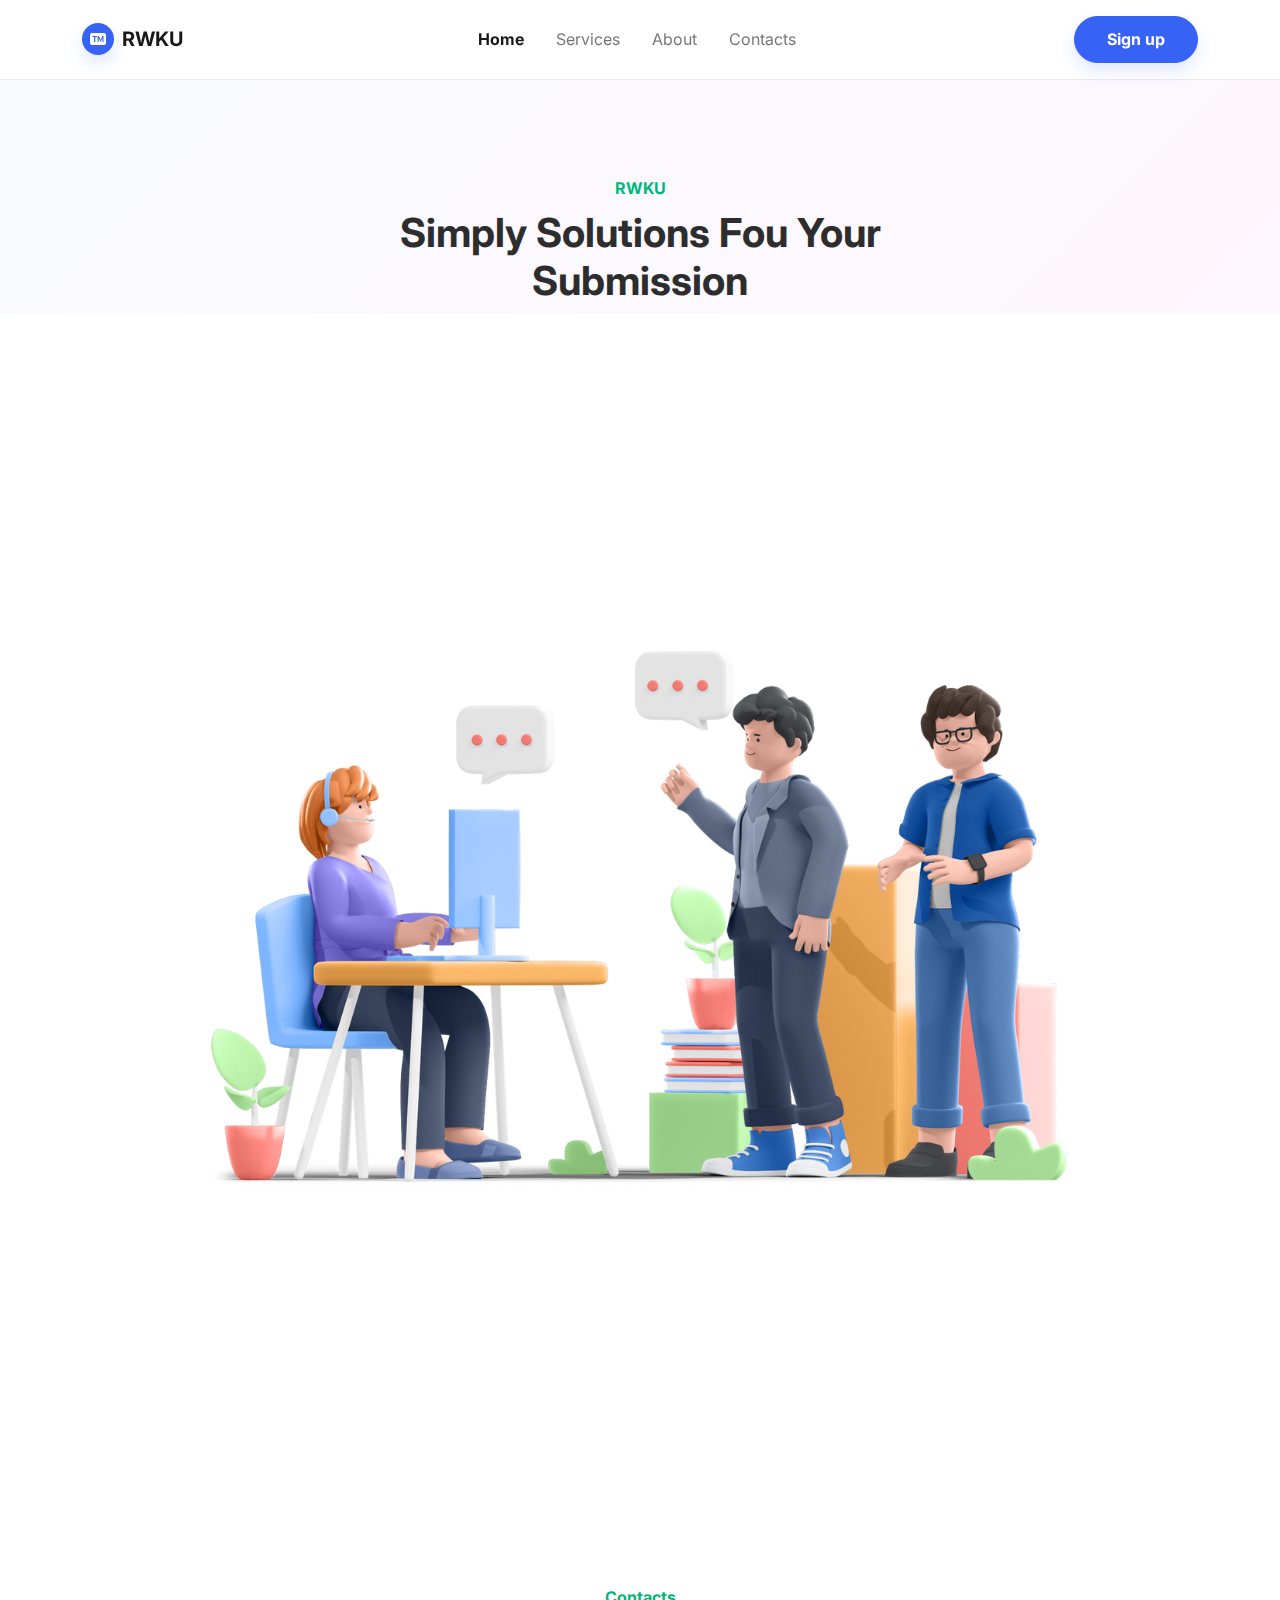
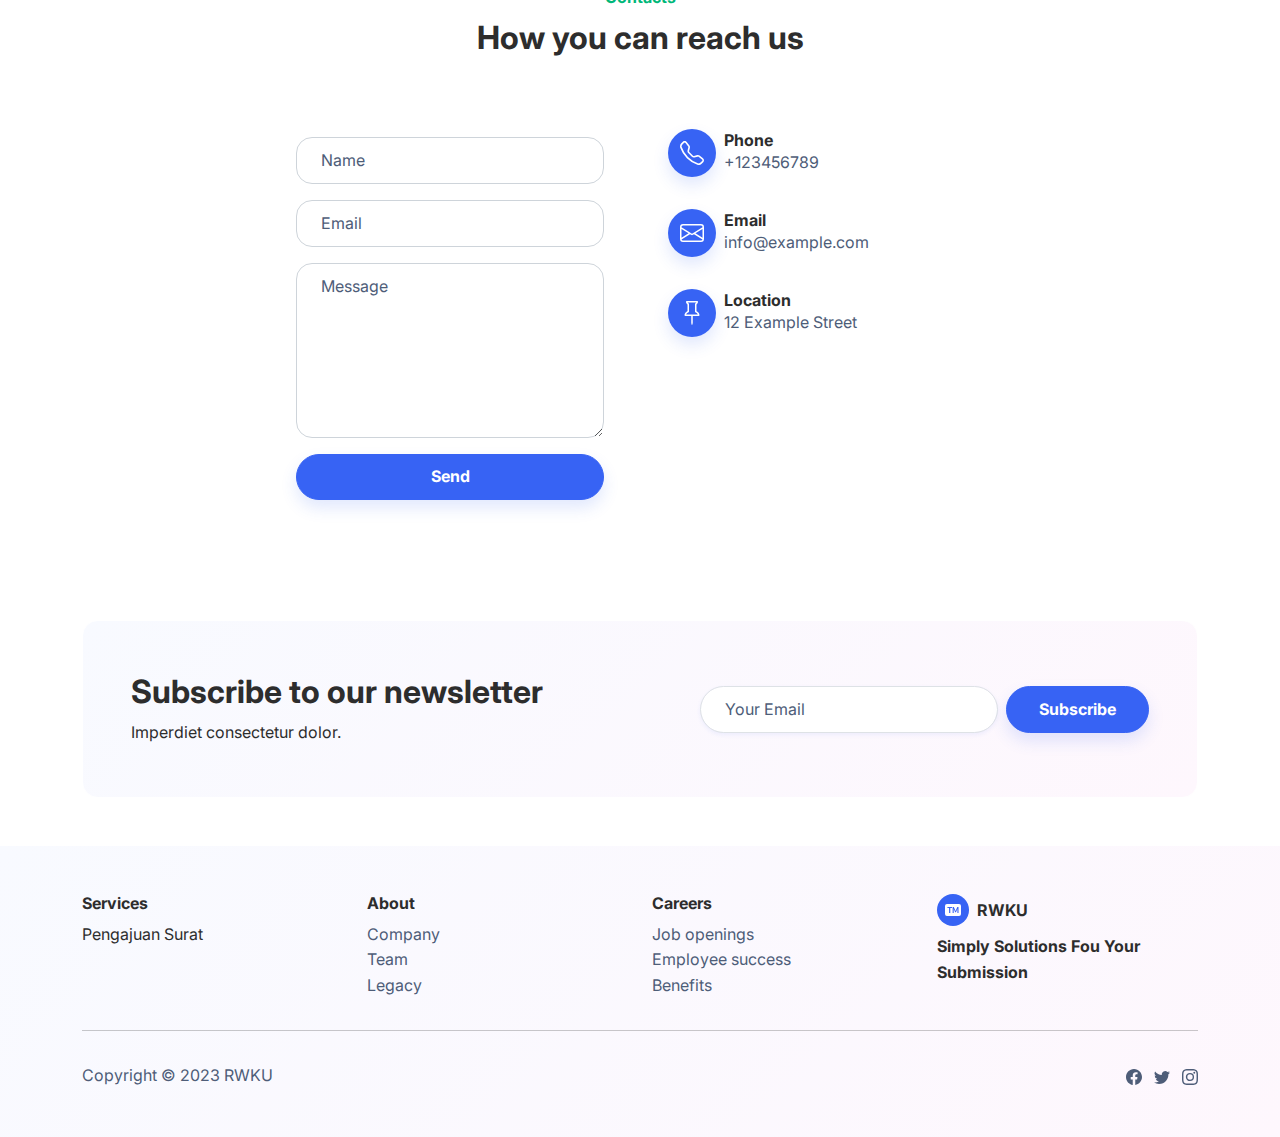
<file: index.html>
<!DOCTYPE html>
<html lang="en">

<head>
    <meta charset="utf-8">
    <meta name="viewport" content="width=device-width, initial-scale=1.0, shrink-to-fit=no">
    <title>Home - RWKU</title>
    <link rel="stylesheet" href="assets/bootstrap/css/bootstrap.min.css">
    <link rel="stylesheet" href="https://fonts.googleapis.com/css?family=Inter:300italic,400italic,600italic,700italic,800italic,400,300,600,700,800&amp;display=swap">
    <link rel="stylesheet" href="assets/css/animate.min.css">
</head>

<body>
    <nav class="navbar navbar-light navbar-expand-md sticky-top navbar-shrink py-3" id="mainNav">
        <div class="container"><a class="navbar-brand d-flex align-items-center" data-bss-hover-animate="pulse" href="/"><span class="bs-icon-sm bs-icon-circle bs-icon-primary shadow d-flex justify-content-center align-items-center me-2 bs-icon"><svg xmlns="http://www.w3.org/2000/svg" width="1em" height="1em" fill="currentColor" viewBox="0 0 16 16" class="bi bi-badge-tm-fill">
                        <path d="M2 2a2 2 0 0 0-2 2v8a2 2 0 0 0 2 2h12a2 2 0 0 0 2-2V4a2 2 0 0 0-2-2H2zm3.295 3.995V11H4.104V5.995h-1.7V5H7v.994H5.295zM8.692 7.01V11H7.633V5.001h1.209l1.71 3.894h.039l1.71-3.894H13.5V11h-1.072V7.01h-.057l-1.42 3.239h-.773L8.75 7.008h-.058z"></path>
                    </svg></span><span>RWKU</span></a><button data-bs-toggle="collapse" class="navbar-toggler" data-bs-target="#navcol-1"><span class="visually-hidden">Toggle navigation</span><span class="navbar-toggler-icon"></span></button>
            <div class="collapse navbar-collapse" id="navcol-1">
                <ul class="navbar-nav mx-auto">
                    <li class="nav-item"><a class="nav-link active" data-bss-hover-animate="pulse" href="index.html">Home</a></li>
                    <li class="nav-item"></li>
                    <li class="nav-item"><a class="nav-link" data-bss-hover-animate="pulse" href="services.html">Services</a></li>
                    <li class="nav-item"><a class="nav-link" data-bss-hover-animate="pulse" href="about.html">About</a></li>
                    <li class="nav-item"><a class="nav-link" data-bss-hover-animate="pulse" href="contacts.html">Contacts</a></li>
                </ul><a class="btn btn-primary shadow" role="button" data-bss-hover-animate="pulse" href="signup.html">Sign up</a>
            </div>
        </div>
    </nav>
    <header class="bg-primary-gradient">
        <div class="container pt-4 pt-xl-5">
            <div class="row pt-5">
                <div class="col-md-8 col-xl-6 text-center text-md-start mx-auto">
                    <div class="text-center">
                        <p class="fw-bold text-success mb-2">RWKU</p>
                        <h1 class="fw-bold">Simply Solutions Fou Your Submission</h1>
                    </div>
                </div>
                <div class="col-12 col-lg-10 mx-auto">
                    <div class="position-relative" style="display: flex;flex-wrap: wrap;justify-content: flex-end;">
                        <div style="position: relative;flex: 0 0 45%;transform: translate3d(-15%, 35%, 0);"></div>
                        <div style="position: relative;flex: 0 0 60%;transform: translate3d(0, 0%, 0);"></div>
                    </div>
                </div>
            </div>
        </div>
    </header>
    <section class="py-5 mt-5 d-flex justify-content-center align-items-center"><img src="assets/img/Desain%20tanpa%20judul%20(6).png"></section>
    <section class="py-5">
        <div class="container">
            <div class="row mb-5">
                <div class="col-md-8 col-xl-6 text-center mx-auto">
                    <p class="fw-bold text-success mb-2">Contacts</p>
                    <h2 class="fw-bold">How you can reach us</h2>
                </div>
            </div>
            <div class="row d-flex justify-content-center">
                <div class="col-md-6 col-xl-4">
                    <div>
                        <form class="p-3 p-xl-4" method="post">
                            <div class="mb-3"><input class="form-control" type="text" id="name-1" name="name" placeholder="Name"></div>
                            <div class="mb-3"><input class="form-control" type="email" id="email-1" name="email" placeholder="Email"></div>
                            <div class="mb-3"><textarea class="form-control" id="message-1" name="message" rows="6" placeholder="Message"></textarea></div>
                            <div><button class="btn btn-primary shadow d-block w-100" type="submit">Send </button></div>
                        </form>
                    </div>
                </div>
                <div class="col-md-4 col-xl-4 d-flex justify-content-center justify-content-xl-start">
                    <div class="d-flex flex-wrap flex-md-column justify-content-md-start align-items-md-start h-100">
                        <div class="d-flex align-items-center p-3">
                            <div class="bs-icon-md bs-icon-circle bs-icon-primary shadow d-flex flex-shrink-0 justify-content-center align-items-center d-inline-block bs-icon bs-icon-md"><svg xmlns="http://www.w3.org/2000/svg" width="1em" height="1em" fill="currentColor" viewBox="0 0 16 16" class="bi bi-telephone">
                                    <path d="M3.654 1.328a.678.678 0 0 0-1.015-.063L1.605 2.3c-.483.484-.661 1.169-.45 1.77a17.568 17.568 0 0 0 4.168 6.608 17.569 17.569 0 0 0 6.608 4.168c.601.211 1.286.033 1.77-.45l1.034-1.034a.678.678 0 0 0-.063-1.015l-2.307-1.794a.678.678 0 0 0-.58-.122l-2.19.547a1.745 1.745 0 0 1-1.657-.459L5.482 8.062a1.745 1.745 0 0 1-.46-1.657l.548-2.19a.678.678 0 0 0-.122-.58L3.654 1.328zM1.884.511a1.745 1.745 0 0 1 2.612.163L6.29 2.98c.329.423.445.974.315 1.494l-.547 2.19a.678.678 0 0 0 .178.643l2.457 2.457a.678.678 0 0 0 .644.178l2.189-.547a1.745 1.745 0 0 1 1.494.315l2.306 1.794c.829.645.905 1.87.163 2.611l-1.034 1.034c-.74.74-1.846 1.065-2.877.702a18.634 18.634 0 0 1-7.01-4.42 18.634 18.634 0 0 1-4.42-7.009c-.362-1.03-.037-2.137.703-2.877L1.885.511z"></path>
                                </svg></div>
                            <div class="px-2">
                                <h6 class="fw-bold mb-0">Phone</h6>
                                <p class="text-muted mb-0">+123456789</p>
                            </div>
                        </div>
                        <div class="d-flex align-items-center p-3">
                            <div class="bs-icon-md bs-icon-circle bs-icon-primary shadow d-flex flex-shrink-0 justify-content-center align-items-center d-inline-block bs-icon bs-icon-md"><svg xmlns="http://www.w3.org/2000/svg" width="1em" height="1em" fill="currentColor" viewBox="0 0 16 16" class="bi bi-envelope">
                                    <path fill-rule="evenodd" d="M0 4a2 2 0 0 1 2-2h12a2 2 0 0 1 2 2v8a2 2 0 0 1-2 2H2a2 2 0 0 1-2-2V4Zm2-1a1 1 0 0 0-1 1v.217l7 4.2 7-4.2V4a1 1 0 0 0-1-1H2Zm13 2.383-4.708 2.825L15 11.105V5.383Zm-.034 6.876-5.64-3.471L8 9.583l-1.326-.795-5.64 3.47A1 1 0 0 0 2 13h12a1 1 0 0 0 .966-.741ZM1 11.105l4.708-2.897L1 5.383v5.722Z"></path>
                                </svg></div>
                            <div class="px-2">
                                <h6 class="fw-bold mb-0">Email</h6>
                                <p class="text-muted mb-0">info@example.com</p>
                            </div>
                        </div>
                        <div class="d-flex align-items-center p-3">
                            <div class="bs-icon-md bs-icon-circle bs-icon-primary shadow d-flex flex-shrink-0 justify-content-center align-items-center d-inline-block bs-icon bs-icon-md"><svg xmlns="http://www.w3.org/2000/svg" width="1em" height="1em" fill="currentColor" viewBox="0 0 16 16" class="bi bi-pin">
                                    <path d="M4.146.146A.5.5 0 0 1 4.5 0h7a.5.5 0 0 1 .5.5c0 .68-.342 1.174-.646 1.479-.126.125-.25.224-.354.298v4.431l.078.048c.203.127.476.314.751.555C12.36 7.775 13 8.527 13 9.5a.5.5 0 0 1-.5.5h-4v4.5c0 .276-.224 1.5-.5 1.5s-.5-1.224-.5-1.5V10h-4a.5.5 0 0 1-.5-.5c0-.973.64-1.725 1.17-2.189A5.921 5.921 0 0 1 5 6.708V2.277a2.77 2.77 0 0 1-.354-.298C4.342 1.674 4 1.179 4 .5a.5.5 0 0 1 .146-.354zm1.58 1.408-.002-.001.002.001zm-.002-.001.002.001A.5.5 0 0 1 6 2v5a.5.5 0 0 1-.276.447h-.002l-.012.007-.054.03a4.922 4.922 0 0 0-.827.58c-.318.278-.585.596-.725.936h7.792c-.14-.34-.407-.658-.725-.936a4.915 4.915 0 0 0-.881-.61l-.012-.006h-.002A.5.5 0 0 1 10 7V2a.5.5 0 0 1 .295-.458 1.775 1.775 0 0 0 .351-.271c.08-.08.155-.17.214-.271H5.14c.06.1.133.191.214.271a1.78 1.78 0 0 0 .37.282z"></path>
                                </svg></div>
                            <div class="px-2">
                                <h6 class="fw-bold mb-0">Location</h6>
                                <p class="text-muted mb-0">12 Example Street</p>
                            </div>
                        </div>
                    </div>
                </div>
            </div>
        </div>
    </section>
    <section class="py-5">
        <div class="container">
            <div class="border rounded border-white d-flex flex-column justify-content-between align-items-center flex-lg-row bg-primary-gradient p-4 p-lg-5">
                <div class="text-center text-lg-start py-3 py-lg-1">
                    <h2 class="fw-bold mb-2">Subscribe to our newsletter</h2>
                    <p class="mb-0">Imperdiet consectetur dolor.</p>
                </div>
                <form class="d-flex justify-content-center flex-wrap flex-lg-nowrap" method="post">
                    <div class="my-2"><input class="border rounded-pill shadow-sm form-control" type="email" name="email" placeholder="Your Email"></div>
                    <div class="my-2"><button class="btn btn-primary shadow ms-2" type="submit">Subscribe </button></div>
                </form>
            </div>
        </div>
    </section>
    <footer class="bg-primary-gradient">
        <div class="container py-4 py-lg-5">
            <div class="row justify-content-center">
                <div class="col-sm-4 col-md-3 text-center text-lg-start d-flex flex-column">
                    <h3 class="fs-6 fw-bold">Services</h3>
                    <ul class="list-unstyled">
                        <li>Pengajuan Surat</li>
                    </ul>
                </div>
                <div class="col-sm-4 col-md-3 text-center text-lg-start d-flex flex-column">
                    <h3 class="fs-6 fw-bold">About</h3>
                    <ul class="list-unstyled">
                        <li><a href="#">Company</a></li>
                        <li><a href="#">Team</a></li>
                        <li><a href="#">Legacy</a></li>
                    </ul>
                </div>
                <div class="col-sm-4 col-md-3 text-center text-lg-start d-flex flex-column">
                    <h3 class="fs-6 fw-bold">Careers</h3>
                    <ul class="list-unstyled">
                        <li><a href="#">Job openings</a></li>
                        <li><a href="#">Employee success</a></li>
                        <li><a href="#">Benefits</a></li>
                    </ul>
                </div>
                <div class="col-lg-3 text-center text-lg-start d-flex flex-column align-items-center order-first align-items-lg-start order-lg-last">
                    <div class="fw-bold d-flex align-items-center mb-2"><span class="bs-icon-sm bs-icon-circle bs-icon-primary d-flex justify-content-center align-items-center bs-icon me-2"><svg xmlns="http://www.w3.org/2000/svg" width="1em" height="1em" fill="currentColor" viewBox="0 0 16 16" class="bi bi-badge-tm-fill">
                                <path d="M2 2a2 2 0 0 0-2 2v8a2 2 0 0 0 2 2h12a2 2 0 0 0 2-2V4a2 2 0 0 0-2-2H2zm3.295 3.995V11H4.104V5.995h-1.7V5H7v.994H5.295zM8.692 7.01V11H7.633V5.001h1.209l1.71 3.894h.039l1.71-3.894H13.5V11h-1.072V7.01h-.057l-1.42 3.239h-.773L8.75 7.008h-.058z"></path>
                            </svg></span><span>RWKU</span></div>
                    <p class="text-muted"><strong><span style="color: rgb(45, 45, 45);">Simply Solutions Fou Your Submission</span></strong></p>
                </div>
            </div>
            <hr>
            <div class="text-muted d-flex justify-content-between align-items-center pt-3">
                <p class="mb-0">Copyright © 2023 RWKU</p>
                <ul class="list-inline mb-0">
                    <li class="list-inline-item"><svg xmlns="http://www.w3.org/2000/svg" width="1em" height="1em" fill="currentColor" viewBox="0 0 16 16" class="bi bi-facebook">
                            <path d="M16 8.049c0-4.446-3.582-8.05-8-8.05C3.58 0-.002 3.603-.002 8.05c0 4.017 2.926 7.347 6.75 7.951v-5.625h-2.03V8.05H6.75V6.275c0-2.017 1.195-3.131 3.022-3.131.876 0 1.791.157 1.791.157v1.98h-1.009c-.993 0-1.303.621-1.303 1.258v1.51h2.218l-.354 2.326H9.25V16c3.824-.604 6.75-3.934 6.75-7.951z"></path>
                        </svg></li>
                    <li class="list-inline-item"><svg xmlns="http://www.w3.org/2000/svg" width="1em" height="1em" fill="currentColor" viewBox="0 0 16 16" class="bi bi-twitter">
                            <path d="M5.026 15c6.038 0 9.341-5.003 9.341-9.334 0-.14 0-.282-.006-.422A6.685 6.685 0 0 0 16 3.542a6.658 6.658 0 0 1-1.889.518 3.301 3.301 0 0 0 1.447-1.817 6.533 6.533 0 0 1-2.087.793A3.286 3.286 0 0 0 7.875 6.03a9.325 9.325 0 0 1-6.767-3.429 3.289 3.289 0 0 0 1.018 4.382A3.323 3.323 0 0 1 .64 6.575v.045a3.288 3.288 0 0 0 2.632 3.218 3.203 3.203 0 0 1-.865.115 3.23 3.23 0 0 1-.614-.057 3.283 3.283 0 0 0 3.067 2.277A6.588 6.588 0 0 1 .78 13.58a6.32 6.32 0 0 1-.78-.045A9.344 9.344 0 0 0 5.026 15z"></path>
                        </svg></li>
                    <li class="list-inline-item"><svg xmlns="http://www.w3.org/2000/svg" width="1em" height="1em" fill="currentColor" viewBox="0 0 16 16" class="bi bi-instagram">
                            <path d="M8 0C5.829 0 5.556.01 4.703.048 3.85.088 3.269.222 2.76.42a3.917 3.917 0 0 0-1.417.923A3.927 3.927 0 0 0 .42 2.76C.222 3.268.087 3.85.048 4.7.01 5.555 0 5.827 0 8.001c0 2.172.01 2.444.048 3.297.04.852.174 1.433.372 1.942.205.526.478.972.923 1.417.444.445.89.719 1.416.923.51.198 1.09.333 1.942.372C5.555 15.99 5.827 16 8 16s2.444-.01 3.298-.048c.851-.04 1.434-.174 1.943-.372a3.916 3.916 0 0 0 1.416-.923c.445-.445.718-.891.923-1.417.197-.509.332-1.09.372-1.942C15.99 10.445 16 10.173 16 8s-.01-2.445-.048-3.299c-.04-.851-.175-1.433-.372-1.941a3.926 3.926 0 0 0-.923-1.417A3.911 3.911 0 0 0 13.24.42c-.51-.198-1.092-.333-1.943-.372C10.443.01 10.172 0 7.998 0h.003zm-.717 1.442h.718c2.136 0 2.389.007 3.232.046.78.035 1.204.166 1.486.275.373.145.64.319.92.599.28.28.453.546.598.92.11.281.24.705.275 1.485.039.843.047 1.096.047 3.231s-.008 2.389-.047 3.232c-.035.78-.166 1.203-.275 1.485a2.47 2.47 0 0 1-.599.919c-.28.28-.546.453-.92.598-.28.11-.704.24-1.485.276-.843.038-1.096.047-3.232.047s-2.39-.009-3.233-.047c-.78-.036-1.203-.166-1.485-.276a2.478 2.478 0 0 1-.92-.598 2.48 2.48 0 0 1-.6-.92c-.109-.281-.24-.705-.275-1.485-.038-.843-.046-1.096-.046-3.233 0-2.136.008-2.388.046-3.231.036-.78.166-1.204.276-1.486.145-.373.319-.64.599-.92.28-.28.546-.453.92-.598.282-.11.705-.24 1.485-.276.738-.034 1.024-.044 2.515-.045v.002zm4.988 1.328a.96.96 0 1 0 0 1.92.96.96 0 0 0 0-1.92zm-4.27 1.122a4.109 4.109 0 1 0 0 8.217 4.109 4.109 0 0 0 0-8.217zm0 1.441a2.667 2.667 0 1 1 0 5.334 2.667 2.667 0 0 1 0-5.334z"></path>
                        </svg></li>
                </ul>
            </div>
        </div>
    </footer>
    <script src="assets/bootstrap/js/bootstrap.min.js"></script>
    <script src="assets/js/bs-init.js"></script>
    <script src="assets/js/bold-and-bright.js"></script>
</body>

</html>
</file>
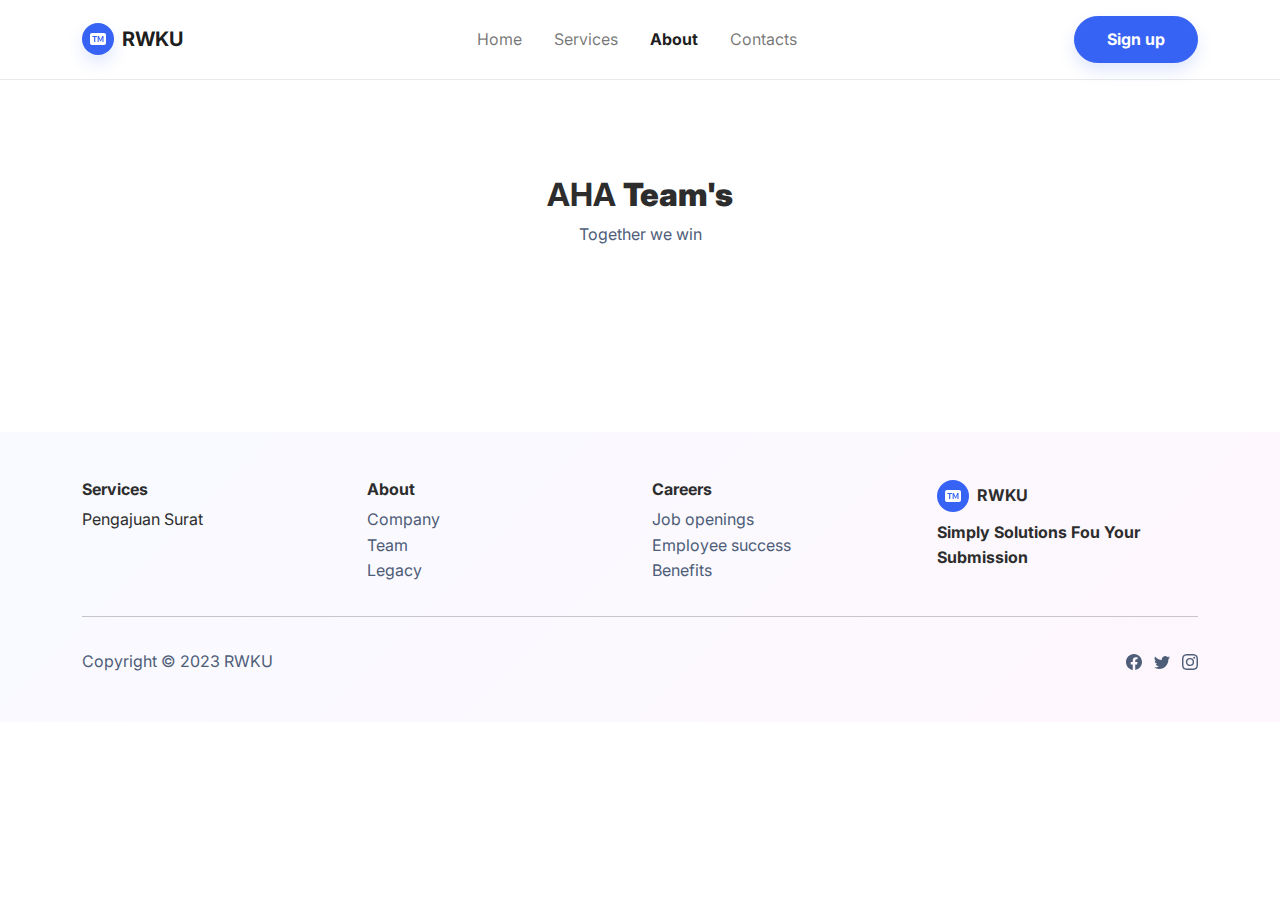
<file: about.html>
<!DOCTYPE html>
<html lang="en">

<head>
    <meta charset="utf-8">
    <meta name="viewport" content="width=device-width, initial-scale=1.0, shrink-to-fit=no">
    <title>Pricing - RWKU</title>
    <link rel="stylesheet" href="assets/bootstrap/css/bootstrap.min.css">
    <link rel="stylesheet" href="https://fonts.googleapis.com/css?family=Inter:300italic,400italic,600italic,700italic,800italic,400,300,600,700,800&amp;display=swap">
    <link rel="stylesheet" href="assets/css/animate.min.css">
</head>

<body>
    <nav class="navbar navbar-light navbar-expand-md sticky-top navbar-shrink py-3" id="mainNav">
        <div class="container"><a class="navbar-brand d-flex align-items-center" data-bss-hover-animate="pulse" href="/"><span class="bs-icon-sm bs-icon-circle bs-icon-primary shadow d-flex justify-content-center align-items-center me-2 bs-icon"><svg xmlns="http://www.w3.org/2000/svg" width="1em" height="1em" fill="currentColor" viewBox="0 0 16 16" class="bi bi-badge-tm-fill">
                        <path d="M2 2a2 2 0 0 0-2 2v8a2 2 0 0 0 2 2h12a2 2 0 0 0 2-2V4a2 2 0 0 0-2-2H2zm3.295 3.995V11H4.104V5.995h-1.7V5H7v.994H5.295zM8.692 7.01V11H7.633V5.001h1.209l1.71 3.894h.039l1.71-3.894H13.5V11h-1.072V7.01h-.057l-1.42 3.239h-.773L8.75 7.008h-.058z"></path>
                    </svg></span><span>RWKU</span></a><button data-bs-toggle="collapse" class="navbar-toggler" data-bs-target="#navcol-1"><span class="visually-hidden">Toggle navigation</span><span class="navbar-toggler-icon"></span></button>
            <div class="collapse navbar-collapse" id="navcol-1">
                <ul class="navbar-nav mx-auto">
                    <li class="nav-item"><a class="nav-link" data-bss-hover-animate="pulse" href="index.html">Home</a></li>
                    <li class="nav-item"></li>
                    <li class="nav-item"><a class="nav-link" data-bss-hover-animate="pulse" href="services.html">Services</a></li>
                    <li class="nav-item"><a class="nav-link active" data-bss-hover-animate="pulse" href="about.html">About</a></li>
                    <li class="nav-item"><a class="nav-link" data-bss-hover-animate="pulse" href="contacts.html">Contacts</a></li>
                </ul><a class="btn btn-primary shadow" role="button" data-bss-hover-animate="pulse" href="signup.html">Sign up</a>
            </div>
        </div>
    </nav>
    <section class="py-5">
        <div class="container py-5">
            <div class="row mb-5">
                <div class="col-md-8 col-xl-6 text-center mx-auto">
                    <h2 class="fw-bold">AHA&nbsp;<strong>Team's</strong></h2>
                    <p class="text-muted">Together we win</p>
                </div>
            </div>
            <div class="row g-0 row-cols-1 row-cols-md-2 row-cols-xl-3 d-flex align-items-md-center align-items-xl-center">
                <div class="col offset-xl-2 mb-4">
                    <div class="card bg-light border-light"></div>
                </div>
                <div class="col mb-4">
                    <div class="card text-white bg-primary"></div>
                </div>
            </div>
        </div>
    </section>
    <footer class="bg-primary-gradient">
        <div class="container py-4 py-lg-5">
            <div class="row justify-content-center">
                <div class="col-sm-4 col-md-3 text-center text-lg-start d-flex flex-column">
                    <h3 class="fs-6 fw-bold">Services</h3>
                    <ul class="list-unstyled">
                        <li>Pengajuan Surat</li>
                    </ul>
                </div>
                <div class="col-sm-4 col-md-3 text-center text-lg-start d-flex flex-column">
                    <h3 class="fs-6 fw-bold">About</h3>
                    <ul class="list-unstyled">
                        <li><a href="#">Company</a></li>
                        <li><a href="#">Team</a></li>
                        <li><a href="#">Legacy</a></li>
                    </ul>
                </div>
                <div class="col-sm-4 col-md-3 text-center text-lg-start d-flex flex-column">
                    <h3 class="fs-6 fw-bold">Careers</h3>
                    <ul class="list-unstyled">
                        <li><a href="#">Job openings</a></li>
                        <li><a href="#">Employee success</a></li>
                        <li><a href="#">Benefits</a></li>
                    </ul>
                </div>
                <div class="col-lg-3 text-center text-lg-start d-flex flex-column align-items-center order-first align-items-lg-start order-lg-last">
                    <div class="fw-bold d-flex align-items-center mb-2"><span class="bs-icon-sm bs-icon-circle bs-icon-primary d-flex justify-content-center align-items-center bs-icon me-2"><svg xmlns="http://www.w3.org/2000/svg" width="1em" height="1em" fill="currentColor" viewBox="0 0 16 16" class="bi bi-badge-tm-fill">
                                <path d="M2 2a2 2 0 0 0-2 2v8a2 2 0 0 0 2 2h12a2 2 0 0 0 2-2V4a2 2 0 0 0-2-2H2zm3.295 3.995V11H4.104V5.995h-1.7V5H7v.994H5.295zM8.692 7.01V11H7.633V5.001h1.209l1.71 3.894h.039l1.71-3.894H13.5V11h-1.072V7.01h-.057l-1.42 3.239h-.773L8.75 7.008h-.058z"></path>
                            </svg></span><span>RWKU</span></div>
                    <p class="text-muted"><strong><span style="color: rgb(45, 45, 45);">Simply Solutions Fou Your Submission</span></strong></p>
                </div>
            </div>
            <hr>
            <div class="text-muted d-flex justify-content-between align-items-center pt-3">
                <p class="mb-0">Copyright © 2023 RWKU</p>
                <ul class="list-inline mb-0">
                    <li class="list-inline-item"><svg xmlns="http://www.w3.org/2000/svg" width="1em" height="1em" fill="currentColor" viewBox="0 0 16 16" class="bi bi-facebook">
                            <path d="M16 8.049c0-4.446-3.582-8.05-8-8.05C3.58 0-.002 3.603-.002 8.05c0 4.017 2.926 7.347 6.75 7.951v-5.625h-2.03V8.05H6.75V6.275c0-2.017 1.195-3.131 3.022-3.131.876 0 1.791.157 1.791.157v1.98h-1.009c-.993 0-1.303.621-1.303 1.258v1.51h2.218l-.354 2.326H9.25V16c3.824-.604 6.75-3.934 6.75-7.951z"></path>
                        </svg></li>
                    <li class="list-inline-item"><svg xmlns="http://www.w3.org/2000/svg" width="1em" height="1em" fill="currentColor" viewBox="0 0 16 16" class="bi bi-twitter">
                            <path d="M5.026 15c6.038 0 9.341-5.003 9.341-9.334 0-.14 0-.282-.006-.422A6.685 6.685 0 0 0 16 3.542a6.658 6.658 0 0 1-1.889.518 3.301 3.301 0 0 0 1.447-1.817 6.533 6.533 0 0 1-2.087.793A3.286 3.286 0 0 0 7.875 6.03a9.325 9.325 0 0 1-6.767-3.429 3.289 3.289 0 0 0 1.018 4.382A3.323 3.323 0 0 1 .64 6.575v.045a3.288 3.288 0 0 0 2.632 3.218 3.203 3.203 0 0 1-.865.115 3.23 3.23 0 0 1-.614-.057 3.283 3.283 0 0 0 3.067 2.277A6.588 6.588 0 0 1 .78 13.58a6.32 6.32 0 0 1-.78-.045A9.344 9.344 0 0 0 5.026 15z"></path>
                        </svg></li>
                    <li class="list-inline-item"><svg xmlns="http://www.w3.org/2000/svg" width="1em" height="1em" fill="currentColor" viewBox="0 0 16 16" class="bi bi-instagram">
                            <path d="M8 0C5.829 0 5.556.01 4.703.048 3.85.088 3.269.222 2.76.42a3.917 3.917 0 0 0-1.417.923A3.927 3.927 0 0 0 .42 2.76C.222 3.268.087 3.85.048 4.7.01 5.555 0 5.827 0 8.001c0 2.172.01 2.444.048 3.297.04.852.174 1.433.372 1.942.205.526.478.972.923 1.417.444.445.89.719 1.416.923.51.198 1.09.333 1.942.372C5.555 15.99 5.827 16 8 16s2.444-.01 3.298-.048c.851-.04 1.434-.174 1.943-.372a3.916 3.916 0 0 0 1.416-.923c.445-.445.718-.891.923-1.417.197-.509.332-1.09.372-1.942C15.99 10.445 16 10.173 16 8s-.01-2.445-.048-3.299c-.04-.851-.175-1.433-.372-1.941a3.926 3.926 0 0 0-.923-1.417A3.911 3.911 0 0 0 13.24.42c-.51-.198-1.092-.333-1.943-.372C10.443.01 10.172 0 7.998 0h.003zm-.717 1.442h.718c2.136 0 2.389.007 3.232.046.78.035 1.204.166 1.486.275.373.145.64.319.92.599.28.28.453.546.598.92.11.281.24.705.275 1.485.039.843.047 1.096.047 3.231s-.008 2.389-.047 3.232c-.035.78-.166 1.203-.275 1.485a2.47 2.47 0 0 1-.599.919c-.28.28-.546.453-.92.598-.28.11-.704.24-1.485.276-.843.038-1.096.047-3.232.047s-2.39-.009-3.233-.047c-.78-.036-1.203-.166-1.485-.276a2.478 2.478 0 0 1-.92-.598 2.48 2.48 0 0 1-.6-.92c-.109-.281-.24-.705-.275-1.485-.038-.843-.046-1.096-.046-3.233 0-2.136.008-2.388.046-3.231.036-.78.166-1.204.276-1.486.145-.373.319-.64.599-.92.28-.28.546-.453.92-.598.282-.11.705-.24 1.485-.276.738-.034 1.024-.044 2.515-.045v.002zm4.988 1.328a.96.96 0 1 0 0 1.92.96.96 0 0 0 0-1.92zm-4.27 1.122a4.109 4.109 0 1 0 0 8.217 4.109 4.109 0 0 0 0-8.217zm0 1.441a2.667 2.667 0 1 1 0 5.334 2.667 2.667 0 0 1 0-5.334z"></path>
                        </svg></li>
                </ul>
            </div>
        </div>
    </footer>
    <script src="assets/bootstrap/js/bootstrap.min.js"></script>
    <script src="assets/js/bs-init.js"></script>
    <script src="assets/js/bold-and-bright.js"></script>
</body>

</html>
</file>
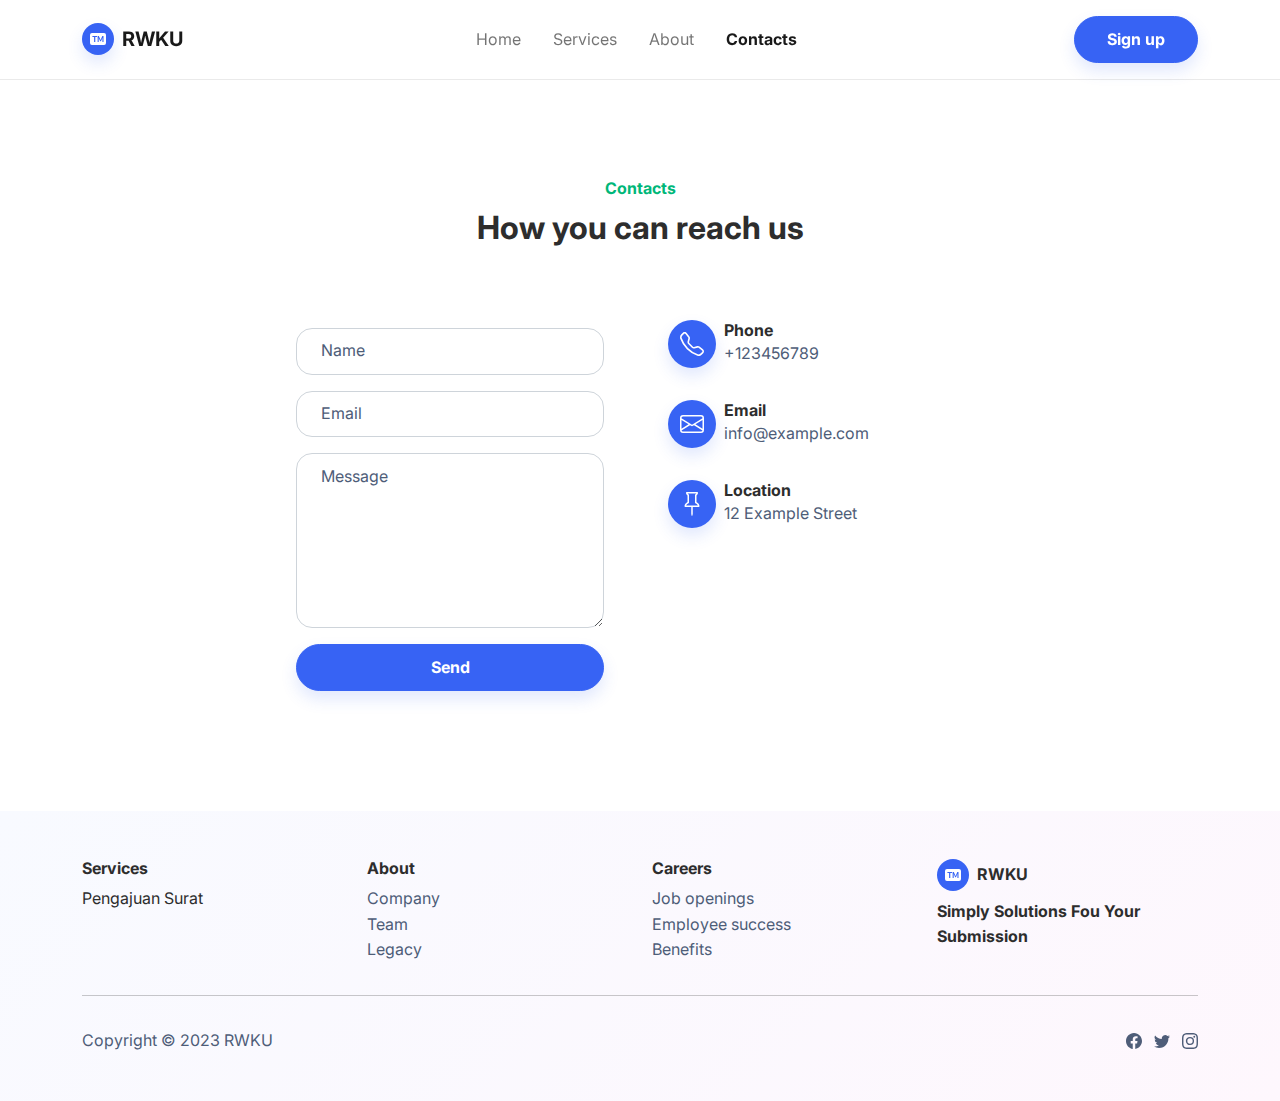
<file: contacts.html>
<!DOCTYPE html>
<html lang="en">

<head>
    <meta charset="utf-8">
    <meta name="viewport" content="width=device-width, initial-scale=1.0, shrink-to-fit=no">
    <title>Contacts - RWKU</title>
    <link rel="stylesheet" href="assets/bootstrap/css/bootstrap.min.css">
    <link rel="stylesheet" href="https://fonts.googleapis.com/css?family=Inter:300italic,400italic,600italic,700italic,800italic,400,300,600,700,800&amp;display=swap">
    <link rel="stylesheet" href="assets/css/animate.min.css">
</head>

<body>
    <nav class="navbar navbar-light navbar-expand-md sticky-top navbar-shrink py-3" id="mainNav">
        <div class="container"><a class="navbar-brand d-flex align-items-center" data-bss-hover-animate="pulse" href="/"><span class="bs-icon-sm bs-icon-circle bs-icon-primary shadow d-flex justify-content-center align-items-center me-2 bs-icon"><svg xmlns="http://www.w3.org/2000/svg" width="1em" height="1em" fill="currentColor" viewBox="0 0 16 16" class="bi bi-badge-tm-fill">
                        <path d="M2 2a2 2 0 0 0-2 2v8a2 2 0 0 0 2 2h12a2 2 0 0 0 2-2V4a2 2 0 0 0-2-2H2zm3.295 3.995V11H4.104V5.995h-1.7V5H7v.994H5.295zM8.692 7.01V11H7.633V5.001h1.209l1.71 3.894h.039l1.71-3.894H13.5V11h-1.072V7.01h-.057l-1.42 3.239h-.773L8.75 7.008h-.058z"></path>
                    </svg></span><span>RWKU</span></a><button data-bs-toggle="collapse" class="navbar-toggler" data-bs-target="#navcol-1"><span class="visually-hidden">Toggle navigation</span><span class="navbar-toggler-icon"></span></button>
            <div class="collapse navbar-collapse" id="navcol-1">
                <ul class="navbar-nav mx-auto">
                    <li class="nav-item"><a class="nav-link" data-bss-hover-animate="pulse" href="index.html">Home</a></li>
                    <li class="nav-item"></li>
                    <li class="nav-item"><a class="nav-link" data-bss-hover-animate="pulse" href="services.html">Services</a></li>
                    <li class="nav-item"><a class="nav-link" data-bss-hover-animate="pulse" href="about.html">About</a></li>
                    <li class="nav-item"><a class="nav-link active" data-bss-hover-animate="pulse" href="contacts.html">Contacts</a></li>
                </ul><a class="btn btn-primary shadow" role="button" data-bss-hover-animate="pulse" href="signup.html">Sign up</a>
            </div>
        </div>
    </nav>
    <section class="py-5">
        <div class="container py-5">
            <div class="row mb-5">
                <div class="col-md-8 col-xl-6 text-center mx-auto">
                    <p class="fw-bold text-success mb-2">Contacts</p>
                    <h2 class="fw-bold">How you can reach us</h2>
                </div>
            </div>
            <div class="row d-flex justify-content-center">
                <div class="col-md-6 col-xl-4">
                    <div>
                        <form class="p-3 p-xl-4" method="post">
                            <div class="mb-3"><input class="form-control" type="text" id="name-1" name="name" placeholder="Name"></div>
                            <div class="mb-3"><input class="form-control" type="email" id="email-1" name="email" placeholder="Email"></div>
                            <div class="mb-3"><textarea class="form-control" id="message-1" name="message" rows="6" placeholder="Message"></textarea></div>
                            <div><button class="btn btn-primary shadow d-block w-100" type="submit">Send </button></div>
                        </form>
                    </div>
                </div>
                <div class="col-md-4 col-xl-4 d-flex justify-content-center justify-content-xl-start">
                    <div class="d-flex flex-wrap flex-md-column justify-content-md-start align-items-md-start h-100">
                        <div class="d-flex align-items-center p-3">
                            <div class="bs-icon-md bs-icon-circle bs-icon-primary shadow d-flex flex-shrink-0 justify-content-center align-items-center d-inline-block bs-icon bs-icon-md"><svg xmlns="http://www.w3.org/2000/svg" width="1em" height="1em" fill="currentColor" viewBox="0 0 16 16" class="bi bi-telephone">
                                    <path d="M3.654 1.328a.678.678 0 0 0-1.015-.063L1.605 2.3c-.483.484-.661 1.169-.45 1.77a17.568 17.568 0 0 0 4.168 6.608 17.569 17.569 0 0 0 6.608 4.168c.601.211 1.286.033 1.77-.45l1.034-1.034a.678.678 0 0 0-.063-1.015l-2.307-1.794a.678.678 0 0 0-.58-.122l-2.19.547a1.745 1.745 0 0 1-1.657-.459L5.482 8.062a1.745 1.745 0 0 1-.46-1.657l.548-2.19a.678.678 0 0 0-.122-.58L3.654 1.328zM1.884.511a1.745 1.745 0 0 1 2.612.163L6.29 2.98c.329.423.445.974.315 1.494l-.547 2.19a.678.678 0 0 0 .178.643l2.457 2.457a.678.678 0 0 0 .644.178l2.189-.547a1.745 1.745 0 0 1 1.494.315l2.306 1.794c.829.645.905 1.87.163 2.611l-1.034 1.034c-.74.74-1.846 1.065-2.877.702a18.634 18.634 0 0 1-7.01-4.42 18.634 18.634 0 0 1-4.42-7.009c-.362-1.03-.037-2.137.703-2.877L1.885.511z"></path>
                                </svg></div>
                            <div class="px-2">
                                <h6 class="fw-bold mb-0">Phone</h6>
                                <p class="text-muted mb-0">+123456789</p>
                            </div>
                        </div>
                        <div class="d-flex align-items-center p-3">
                            <div class="bs-icon-md bs-icon-circle bs-icon-primary shadow d-flex flex-shrink-0 justify-content-center align-items-center d-inline-block bs-icon bs-icon-md"><svg xmlns="http://www.w3.org/2000/svg" width="1em" height="1em" fill="currentColor" viewBox="0 0 16 16" class="bi bi-envelope">
                                    <path fill-rule="evenodd" d="M0 4a2 2 0 0 1 2-2h12a2 2 0 0 1 2 2v8a2 2 0 0 1-2 2H2a2 2 0 0 1-2-2V4Zm2-1a1 1 0 0 0-1 1v.217l7 4.2 7-4.2V4a1 1 0 0 0-1-1H2Zm13 2.383-4.708 2.825L15 11.105V5.383Zm-.034 6.876-5.64-3.471L8 9.583l-1.326-.795-5.64 3.47A1 1 0 0 0 2 13h12a1 1 0 0 0 .966-.741ZM1 11.105l4.708-2.897L1 5.383v5.722Z"></path>
                                </svg></div>
                            <div class="px-2">
                                <h6 class="fw-bold mb-0">Email</h6>
                                <p class="text-muted mb-0">info@example.com</p>
                            </div>
                        </div>
                        <div class="d-flex align-items-center p-3">
                            <div class="bs-icon-md bs-icon-circle bs-icon-primary shadow d-flex flex-shrink-0 justify-content-center align-items-center d-inline-block bs-icon bs-icon-md"><svg xmlns="http://www.w3.org/2000/svg" width="1em" height="1em" fill="currentColor" viewBox="0 0 16 16" class="bi bi-pin">
                                    <path d="M4.146.146A.5.5 0 0 1 4.5 0h7a.5.5 0 0 1 .5.5c0 .68-.342 1.174-.646 1.479-.126.125-.25.224-.354.298v4.431l.078.048c.203.127.476.314.751.555C12.36 7.775 13 8.527 13 9.5a.5.5 0 0 1-.5.5h-4v4.5c0 .276-.224 1.5-.5 1.5s-.5-1.224-.5-1.5V10h-4a.5.5 0 0 1-.5-.5c0-.973.64-1.725 1.17-2.189A5.921 5.921 0 0 1 5 6.708V2.277a2.77 2.77 0 0 1-.354-.298C4.342 1.674 4 1.179 4 .5a.5.5 0 0 1 .146-.354zm1.58 1.408-.002-.001.002.001zm-.002-.001.002.001A.5.5 0 0 1 6 2v5a.5.5 0 0 1-.276.447h-.002l-.012.007-.054.03a4.922 4.922 0 0 0-.827.58c-.318.278-.585.596-.725.936h7.792c-.14-.34-.407-.658-.725-.936a4.915 4.915 0 0 0-.881-.61l-.012-.006h-.002A.5.5 0 0 1 10 7V2a.5.5 0 0 1 .295-.458 1.775 1.775 0 0 0 .351-.271c.08-.08.155-.17.214-.271H5.14c.06.1.133.191.214.271a1.78 1.78 0 0 0 .37.282z"></path>
                                </svg></div>
                            <div class="px-2">
                                <h6 class="fw-bold mb-0">Location</h6>
                                <p class="text-muted mb-0">12 Example Street</p>
                            </div>
                        </div>
                    </div>
                </div>
            </div>
        </div>
    </section>
    <footer class="bg-primary-gradient">
        <div class="container py-4 py-lg-5">
            <div class="row justify-content-center">
                <div class="col-sm-4 col-md-3 text-center text-lg-start d-flex flex-column">
                    <h3 class="fs-6 fw-bold">Services</h3>
                    <ul class="list-unstyled">
                        <li>Pengajuan Surat</li>
                    </ul>
                </div>
                <div class="col-sm-4 col-md-3 text-center text-lg-start d-flex flex-column">
                    <h3 class="fs-6 fw-bold">About</h3>
                    <ul class="list-unstyled">
                        <li><a href="#">Company</a></li>
                        <li><a href="#">Team</a></li>
                        <li><a href="#">Legacy</a></li>
                    </ul>
                </div>
                <div class="col-sm-4 col-md-3 text-center text-lg-start d-flex flex-column">
                    <h3 class="fs-6 fw-bold">Careers</h3>
                    <ul class="list-unstyled">
                        <li><a href="#">Job openings</a></li>
                        <li><a href="#">Employee success</a></li>
                        <li><a href="#">Benefits</a></li>
                    </ul>
                </div>
                <div class="col-lg-3 text-center text-lg-start d-flex flex-column align-items-center order-first align-items-lg-start order-lg-last">
                    <div class="fw-bold d-flex align-items-center mb-2"><span class="bs-icon-sm bs-icon-circle bs-icon-primary d-flex justify-content-center align-items-center bs-icon me-2"><svg xmlns="http://www.w3.org/2000/svg" width="1em" height="1em" fill="currentColor" viewBox="0 0 16 16" class="bi bi-badge-tm-fill">
                                <path d="M2 2a2 2 0 0 0-2 2v8a2 2 0 0 0 2 2h12a2 2 0 0 0 2-2V4a2 2 0 0 0-2-2H2zm3.295 3.995V11H4.104V5.995h-1.7V5H7v.994H5.295zM8.692 7.01V11H7.633V5.001h1.209l1.71 3.894h.039l1.71-3.894H13.5V11h-1.072V7.01h-.057l-1.42 3.239h-.773L8.75 7.008h-.058z"></path>
                            </svg></span><span>RWKU</span></div>
                    <p class="text-muted"><strong><span style="color: rgb(45, 45, 45);">Simply Solutions Fou Your Submission</span></strong></p>
                </div>
            </div>
            <hr>
            <div class="text-muted d-flex justify-content-between align-items-center pt-3">
                <p class="mb-0">Copyright © 2023 RWKU</p>
                <ul class="list-inline mb-0">
                    <li class="list-inline-item"><svg xmlns="http://www.w3.org/2000/svg" width="1em" height="1em" fill="currentColor" viewBox="0 0 16 16" class="bi bi-facebook">
                            <path d="M16 8.049c0-4.446-3.582-8.05-8-8.05C3.58 0-.002 3.603-.002 8.05c0 4.017 2.926 7.347 6.75 7.951v-5.625h-2.03V8.05H6.75V6.275c0-2.017 1.195-3.131 3.022-3.131.876 0 1.791.157 1.791.157v1.98h-1.009c-.993 0-1.303.621-1.303 1.258v1.51h2.218l-.354 2.326H9.25V16c3.824-.604 6.75-3.934 6.75-7.951z"></path>
                        </svg></li>
                    <li class="list-inline-item"><svg xmlns="http://www.w3.org/2000/svg" width="1em" height="1em" fill="currentColor" viewBox="0 0 16 16" class="bi bi-twitter">
                            <path d="M5.026 15c6.038 0 9.341-5.003 9.341-9.334 0-.14 0-.282-.006-.422A6.685 6.685 0 0 0 16 3.542a6.658 6.658 0 0 1-1.889.518 3.301 3.301 0 0 0 1.447-1.817 6.533 6.533 0 0 1-2.087.793A3.286 3.286 0 0 0 7.875 6.03a9.325 9.325 0 0 1-6.767-3.429 3.289 3.289 0 0 0 1.018 4.382A3.323 3.323 0 0 1 .64 6.575v.045a3.288 3.288 0 0 0 2.632 3.218 3.203 3.203 0 0 1-.865.115 3.23 3.23 0 0 1-.614-.057 3.283 3.283 0 0 0 3.067 2.277A6.588 6.588 0 0 1 .78 13.58a6.32 6.32 0 0 1-.78-.045A9.344 9.344 0 0 0 5.026 15z"></path>
                        </svg></li>
                    <li class="list-inline-item"><svg xmlns="http://www.w3.org/2000/svg" width="1em" height="1em" fill="currentColor" viewBox="0 0 16 16" class="bi bi-instagram">
                            <path d="M8 0C5.829 0 5.556.01 4.703.048 3.85.088 3.269.222 2.76.42a3.917 3.917 0 0 0-1.417.923A3.927 3.927 0 0 0 .42 2.76C.222 3.268.087 3.85.048 4.7.01 5.555 0 5.827 0 8.001c0 2.172.01 2.444.048 3.297.04.852.174 1.433.372 1.942.205.526.478.972.923 1.417.444.445.89.719 1.416.923.51.198 1.09.333 1.942.372C5.555 15.99 5.827 16 8 16s2.444-.01 3.298-.048c.851-.04 1.434-.174 1.943-.372a3.916 3.916 0 0 0 1.416-.923c.445-.445.718-.891.923-1.417.197-.509.332-1.09.372-1.942C15.99 10.445 16 10.173 16 8s-.01-2.445-.048-3.299c-.04-.851-.175-1.433-.372-1.941a3.926 3.926 0 0 0-.923-1.417A3.911 3.911 0 0 0 13.24.42c-.51-.198-1.092-.333-1.943-.372C10.443.01 10.172 0 7.998 0h.003zm-.717 1.442h.718c2.136 0 2.389.007 3.232.046.78.035 1.204.166 1.486.275.373.145.64.319.92.599.28.28.453.546.598.92.11.281.24.705.275 1.485.039.843.047 1.096.047 3.231s-.008 2.389-.047 3.232c-.035.78-.166 1.203-.275 1.485a2.47 2.47 0 0 1-.599.919c-.28.28-.546.453-.92.598-.28.11-.704.24-1.485.276-.843.038-1.096.047-3.232.047s-2.39-.009-3.233-.047c-.78-.036-1.203-.166-1.485-.276a2.478 2.478 0 0 1-.92-.598 2.48 2.48 0 0 1-.6-.92c-.109-.281-.24-.705-.275-1.485-.038-.843-.046-1.096-.046-3.233 0-2.136.008-2.388.046-3.231.036-.78.166-1.204.276-1.486.145-.373.319-.64.599-.92.28-.28.546-.453.92-.598.282-.11.705-.24 1.485-.276.738-.034 1.024-.044 2.515-.045v.002zm4.988 1.328a.96.96 0 1 0 0 1.92.96.96 0 0 0 0-1.92zm-4.27 1.122a4.109 4.109 0 1 0 0 8.217 4.109 4.109 0 0 0 0-8.217zm0 1.441a2.667 2.667 0 1 1 0 5.334 2.667 2.667 0 0 1 0-5.334z"></path>
                        </svg></li>
                </ul>
            </div>
        </div>
    </footer>
    <script src="assets/bootstrap/js/bootstrap.min.js"></script>
    <script src="assets/js/bs-init.js"></script>
    <script src="assets/js/bold-and-bright.js"></script>
</body>

</html>
</file>
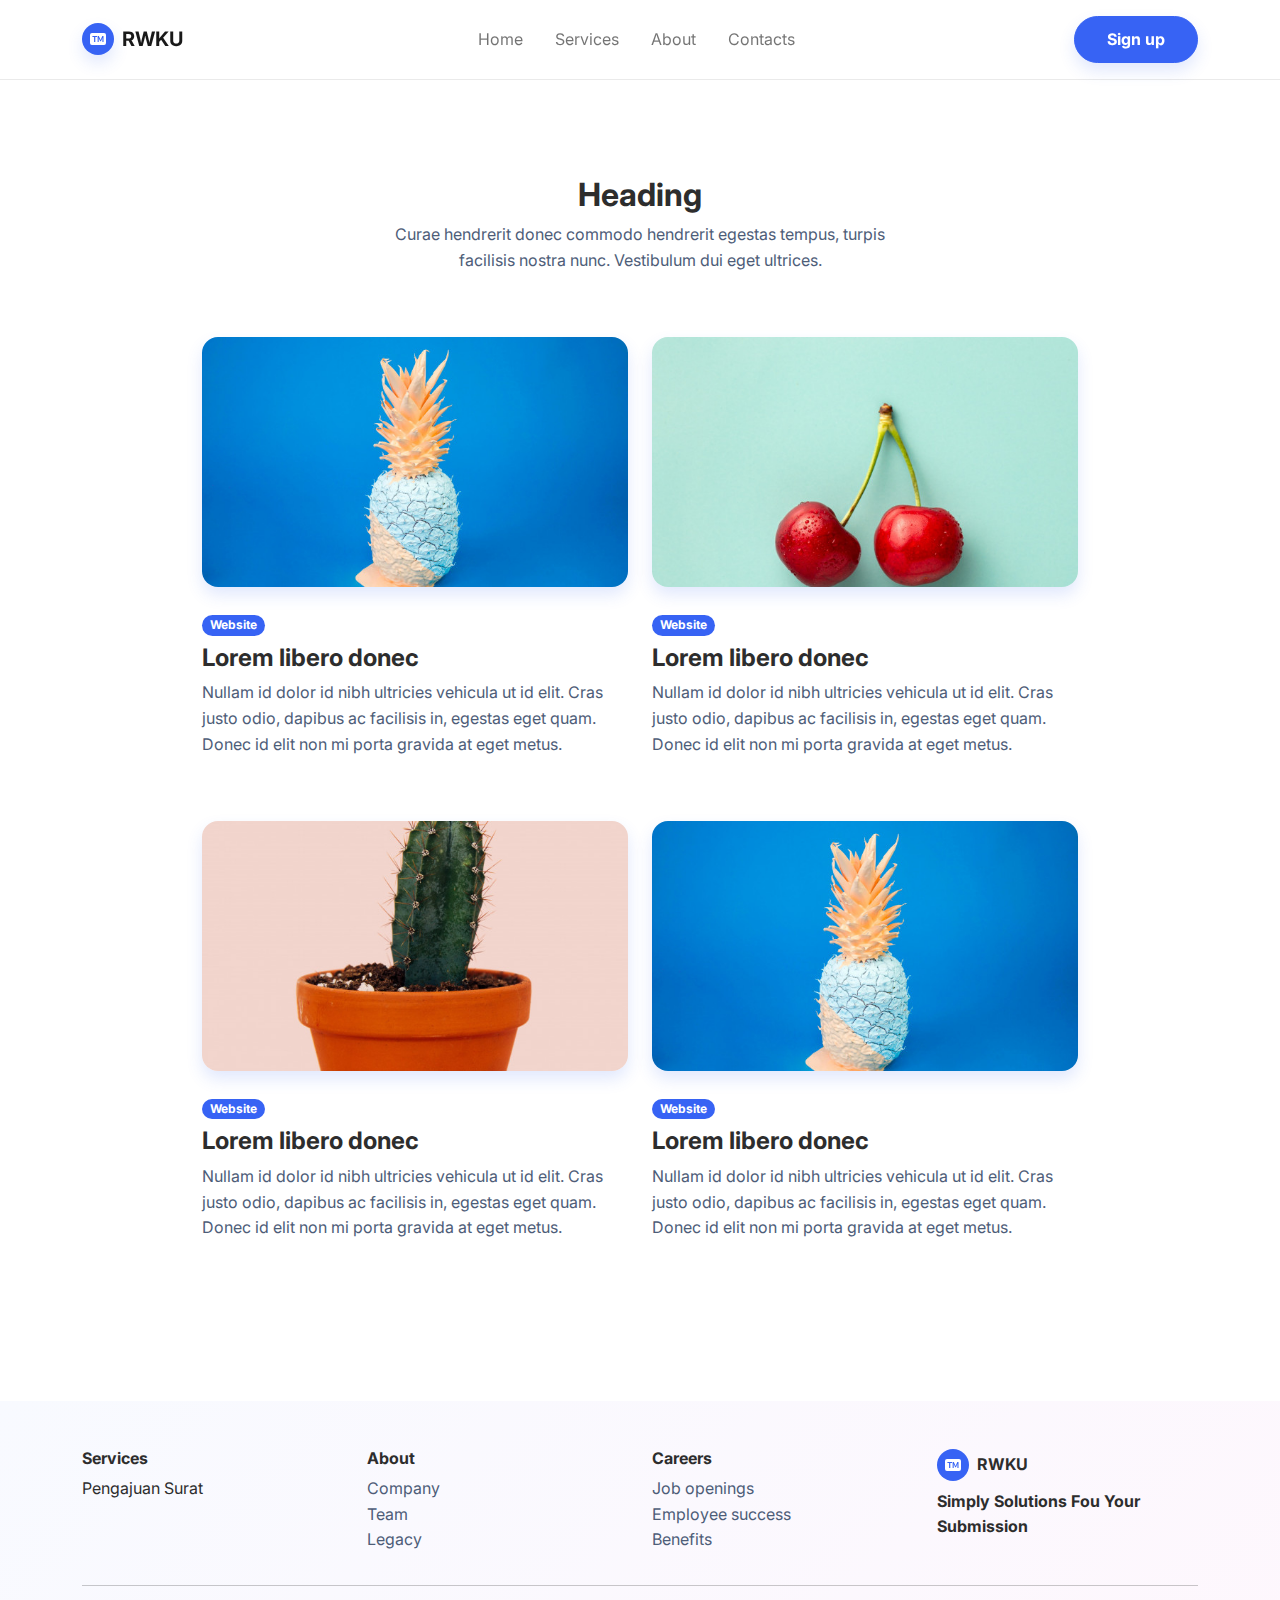
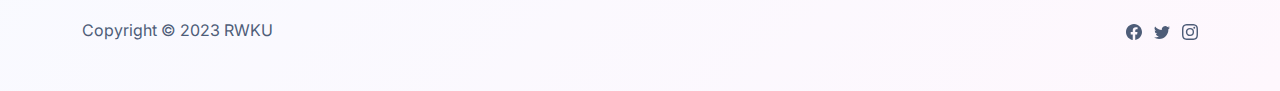
<file: projects.html>
<!DOCTYPE html>
<html lang="en">

<head>
    <meta charset="utf-8">
    <meta name="viewport" content="width=device-width, initial-scale=1.0, shrink-to-fit=no">
    <title>Projects - RWKU</title>
    <link rel="stylesheet" href="assets/bootstrap/css/bootstrap.min.css">
    <link rel="stylesheet" href="https://fonts.googleapis.com/css?family=Inter:300italic,400italic,600italic,700italic,800italic,400,300,600,700,800&amp;display=swap">
</head>

<body>
    <nav class="navbar navbar-light navbar-expand-md sticky-top navbar-shrink py-3" id="mainNav">
        <div class="container"><a class="navbar-brand d-flex align-items-center" href="/"><span class="bs-icon-sm bs-icon-circle bs-icon-primary shadow d-flex justify-content-center align-items-center me-2 bs-icon"><svg xmlns="http://www.w3.org/2000/svg" width="1em" height="1em" fill="currentColor" viewBox="0 0 16 16" class="bi bi-badge-tm-fill">
                        <path d="M2 2a2 2 0 0 0-2 2v8a2 2 0 0 0 2 2h12a2 2 0 0 0 2-2V4a2 2 0 0 0-2-2H2zm3.295 3.995V11H4.104V5.995h-1.7V5H7v.994H5.295zM8.692 7.01V11H7.633V5.001h1.209l1.71 3.894h.039l1.71-3.894H13.5V11h-1.072V7.01h-.057l-1.42 3.239h-.773L8.75 7.008h-.058z"></path>
                    </svg></span><span>RWKU</span></a><button data-bs-toggle="collapse" class="navbar-toggler" data-bs-target="#navcol-1"><span class="visually-hidden">Toggle navigation</span><span class="navbar-toggler-icon"></span></button>
            <div class="collapse navbar-collapse" id="navcol-1">
                <ul class="navbar-nav mx-auto">
                    <li class="nav-item"><a class="nav-link" href="index.html">Home</a></li>
                    <li class="nav-item"></li>
                    <li class="nav-item"><a class="nav-link" data-bss-hover-animate="pulse" href="services.html">Services</a></li>
                    <li class="nav-item"><a class="nav-link" href="pricing.html">About</a></li>
                    <li class="nav-item"><a class="nav-link" href="contacts.html">Contacts</a></li>
                </ul><a class="btn btn-primary shadow" role="button" href="signup.html">Sign up</a>
            </div>
        </div>
    </nav>
    <section class="py-5">
        <div class="container py-5">
            <div class="row mb-5">
                <div class="col-md-8 col-xl-6 text-center mx-auto">
                    <h2 class="fw-bold">Heading</h2>
                    <p class="text-muted">Curae hendrerit donec commodo hendrerit egestas tempus, turpis facilisis nostra nunc. Vestibulum dui eget ultrices.</p>
                </div>
            </div>
            <div class="row row-cols-1 row-cols-md-2 mx-auto" style="max-width: 900px;">
                <div class="col mb-4">
                    <div><a href="#"><img class="rounded img-fluid shadow w-100 fit-cover" src="assets/img/products/1.jpg" style="height: 250px;"></a>
                        <div class="py-4"><span class="badge bg-primary mb-2">Website</span>
                            <h4 class="fw-bold">Lorem libero donec</h4>
                            <p class="text-muted">Nullam id dolor id nibh ultricies vehicula ut id elit. Cras justo odio, dapibus ac facilisis in, egestas eget quam. Donec id elit non mi porta gravida at eget metus.</p>
                        </div>
                    </div>
                </div>
                <div class="col mb-4">
                    <div><a href="#"><img class="rounded img-fluid shadow w-100 fit-cover" src="assets/img/products/2.jpg" style="height: 250px;"></a>
                        <div class="py-4"><span class="badge bg-primary mb-2">Website</span>
                            <h4 class="fw-bold">Lorem libero donec</h4>
                            <p class="text-muted">Nullam id dolor id nibh ultricies vehicula ut id elit. Cras justo odio, dapibus ac facilisis in, egestas eget quam. Donec id elit non mi porta gravida at eget metus.</p>
                        </div>
                    </div>
                </div>
                <div class="col mb-4">
                    <div><a href="#"><img class="rounded img-fluid shadow w-100 fit-cover" src="assets/img/products/3.jpg" style="height: 250px;"></a>
                        <div class="py-4"><span class="badge bg-primary mb-2">Website</span>
                            <h4 class="fw-bold">Lorem libero donec</h4>
                            <p class="text-muted">Nullam id dolor id nibh ultricies vehicula ut id elit. Cras justo odio, dapibus ac facilisis in, egestas eget quam. Donec id elit non mi porta gravida at eget metus.</p>
                        </div>
                    </div>
                </div>
                <div class="col mb-4">
                    <div><a href="#"><img class="rounded img-fluid shadow w-100 fit-cover" src="assets/img/products/1.jpg" style="height: 250px;"></a>
                        <div class="py-4"><span class="badge bg-primary mb-2">Website</span>
                            <h4 class="fw-bold">Lorem libero donec</h4>
                            <p class="text-muted">Nullam id dolor id nibh ultricies vehicula ut id elit. Cras justo odio, dapibus ac facilisis in, egestas eget quam. Donec id elit non mi porta gravida at eget metus.</p>
                        </div>
                    </div>
                </div>
            </div>
        </div>
    </section>
    <footer class="bg-primary-gradient">
        <div class="container py-4 py-lg-5">
            <div class="row justify-content-center">
                <div class="col-sm-4 col-md-3 text-center text-lg-start d-flex flex-column">
                    <h3 class="fs-6 fw-bold">Services</h3>
                    <ul class="list-unstyled">
                        <li>Pengajuan Surat</li>
                    </ul>
                </div>
                <div class="col-sm-4 col-md-3 text-center text-lg-start d-flex flex-column">
                    <h3 class="fs-6 fw-bold">About</h3>
                    <ul class="list-unstyled">
                        <li><a href="#">Company</a></li>
                        <li><a href="#">Team</a></li>
                        <li><a href="#">Legacy</a></li>
                    </ul>
                </div>
                <div class="col-sm-4 col-md-3 text-center text-lg-start d-flex flex-column">
                    <h3 class="fs-6 fw-bold">Careers</h3>
                    <ul class="list-unstyled">
                        <li><a href="#">Job openings</a></li>
                        <li><a href="#">Employee success</a></li>
                        <li><a href="#">Benefits</a></li>
                    </ul>
                </div>
                <div class="col-lg-3 text-center text-lg-start d-flex flex-column align-items-center order-first align-items-lg-start order-lg-last">
                    <div class="fw-bold d-flex align-items-center mb-2"><span class="bs-icon-sm bs-icon-circle bs-icon-primary d-flex justify-content-center align-items-center bs-icon me-2"><svg xmlns="http://www.w3.org/2000/svg" width="1em" height="1em" fill="currentColor" viewBox="0 0 16 16" class="bi bi-badge-tm-fill">
                                <path d="M2 2a2 2 0 0 0-2 2v8a2 2 0 0 0 2 2h12a2 2 0 0 0 2-2V4a2 2 0 0 0-2-2H2zm3.295 3.995V11H4.104V5.995h-1.7V5H7v.994H5.295zM8.692 7.01V11H7.633V5.001h1.209l1.71 3.894h.039l1.71-3.894H13.5V11h-1.072V7.01h-.057l-1.42 3.239h-.773L8.75 7.008h-.058z"></path>
                            </svg></span><span>RWKU</span></div>
                    <p class="text-muted"><strong><span style="color: rgb(45, 45, 45);">Simply Solutions Fou Your Submission</span></strong></p>
                </div>
            </div>
            <hr>
            <div class="text-muted d-flex justify-content-between align-items-center pt-3">
                <p class="mb-0">Copyright © 2023 RWKU</p>
                <ul class="list-inline mb-0">
                    <li class="list-inline-item"><svg xmlns="http://www.w3.org/2000/svg" width="1em" height="1em" fill="currentColor" viewBox="0 0 16 16" class="bi bi-facebook">
                            <path d="M16 8.049c0-4.446-3.582-8.05-8-8.05C3.58 0-.002 3.603-.002 8.05c0 4.017 2.926 7.347 6.75 7.951v-5.625h-2.03V8.05H6.75V6.275c0-2.017 1.195-3.131 3.022-3.131.876 0 1.791.157 1.791.157v1.98h-1.009c-.993 0-1.303.621-1.303 1.258v1.51h2.218l-.354 2.326H9.25V16c3.824-.604 6.75-3.934 6.75-7.951z"></path>
                        </svg></li>
                    <li class="list-inline-item"><svg xmlns="http://www.w3.org/2000/svg" width="1em" height="1em" fill="currentColor" viewBox="0 0 16 16" class="bi bi-twitter">
                            <path d="M5.026 15c6.038 0 9.341-5.003 9.341-9.334 0-.14 0-.282-.006-.422A6.685 6.685 0 0 0 16 3.542a6.658 6.658 0 0 1-1.889.518 3.301 3.301 0 0 0 1.447-1.817 6.533 6.533 0 0 1-2.087.793A3.286 3.286 0 0 0 7.875 6.03a9.325 9.325 0 0 1-6.767-3.429 3.289 3.289 0 0 0 1.018 4.382A3.323 3.323 0 0 1 .64 6.575v.045a3.288 3.288 0 0 0 2.632 3.218 3.203 3.203 0 0 1-.865.115 3.23 3.23 0 0 1-.614-.057 3.283 3.283 0 0 0 3.067 2.277A6.588 6.588 0 0 1 .78 13.58a6.32 6.32 0 0 1-.78-.045A9.344 9.344 0 0 0 5.026 15z"></path>
                        </svg></li>
                    <li class="list-inline-item"><svg xmlns="http://www.w3.org/2000/svg" width="1em" height="1em" fill="currentColor" viewBox="0 0 16 16" class="bi bi-instagram">
                            <path d="M8 0C5.829 0 5.556.01 4.703.048 3.85.088 3.269.222 2.76.42a3.917 3.917 0 0 0-1.417.923A3.927 3.927 0 0 0 .42 2.76C.222 3.268.087 3.85.048 4.7.01 5.555 0 5.827 0 8.001c0 2.172.01 2.444.048 3.297.04.852.174 1.433.372 1.942.205.526.478.972.923 1.417.444.445.89.719 1.416.923.51.198 1.09.333 1.942.372C5.555 15.99 5.827 16 8 16s2.444-.01 3.298-.048c.851-.04 1.434-.174 1.943-.372a3.916 3.916 0 0 0 1.416-.923c.445-.445.718-.891.923-1.417.197-.509.332-1.09.372-1.942C15.99 10.445 16 10.173 16 8s-.01-2.445-.048-3.299c-.04-.851-.175-1.433-.372-1.941a3.926 3.926 0 0 0-.923-1.417A3.911 3.911 0 0 0 13.24.42c-.51-.198-1.092-.333-1.943-.372C10.443.01 10.172 0 7.998 0h.003zm-.717 1.442h.718c2.136 0 2.389.007 3.232.046.78.035 1.204.166 1.486.275.373.145.64.319.92.599.28.28.453.546.598.92.11.281.24.705.275 1.485.039.843.047 1.096.047 3.231s-.008 2.389-.047 3.232c-.035.78-.166 1.203-.275 1.485a2.47 2.47 0 0 1-.599.919c-.28.28-.546.453-.92.598-.28.11-.704.24-1.485.276-.843.038-1.096.047-3.232.047s-2.39-.009-3.233-.047c-.78-.036-1.203-.166-1.485-.276a2.478 2.478 0 0 1-.92-.598 2.48 2.48 0 0 1-.6-.92c-.109-.281-.24-.705-.275-1.485-.038-.843-.046-1.096-.046-3.233 0-2.136.008-2.388.046-3.231.036-.78.166-1.204.276-1.486.145-.373.319-.64.599-.92.28-.28.546-.453.92-.598.282-.11.705-.24 1.485-.276.738-.034 1.024-.044 2.515-.045v.002zm4.988 1.328a.96.96 0 1 0 0 1.92.96.96 0 0 0 0-1.92zm-4.27 1.122a4.109 4.109 0 1 0 0 8.217 4.109 4.109 0 0 0 0-8.217zm0 1.441a2.667 2.667 0 1 1 0 5.334 2.667 2.667 0 0 1 0-5.334z"></path>
                        </svg></li>
                </ul>
            </div>
        </div>
    </footer>
    <script src="assets/bootstrap/js/bootstrap.min.js"></script>
    <script src="assets/js/bold-and-bright.js"></script>
</body>

</html>
</file>
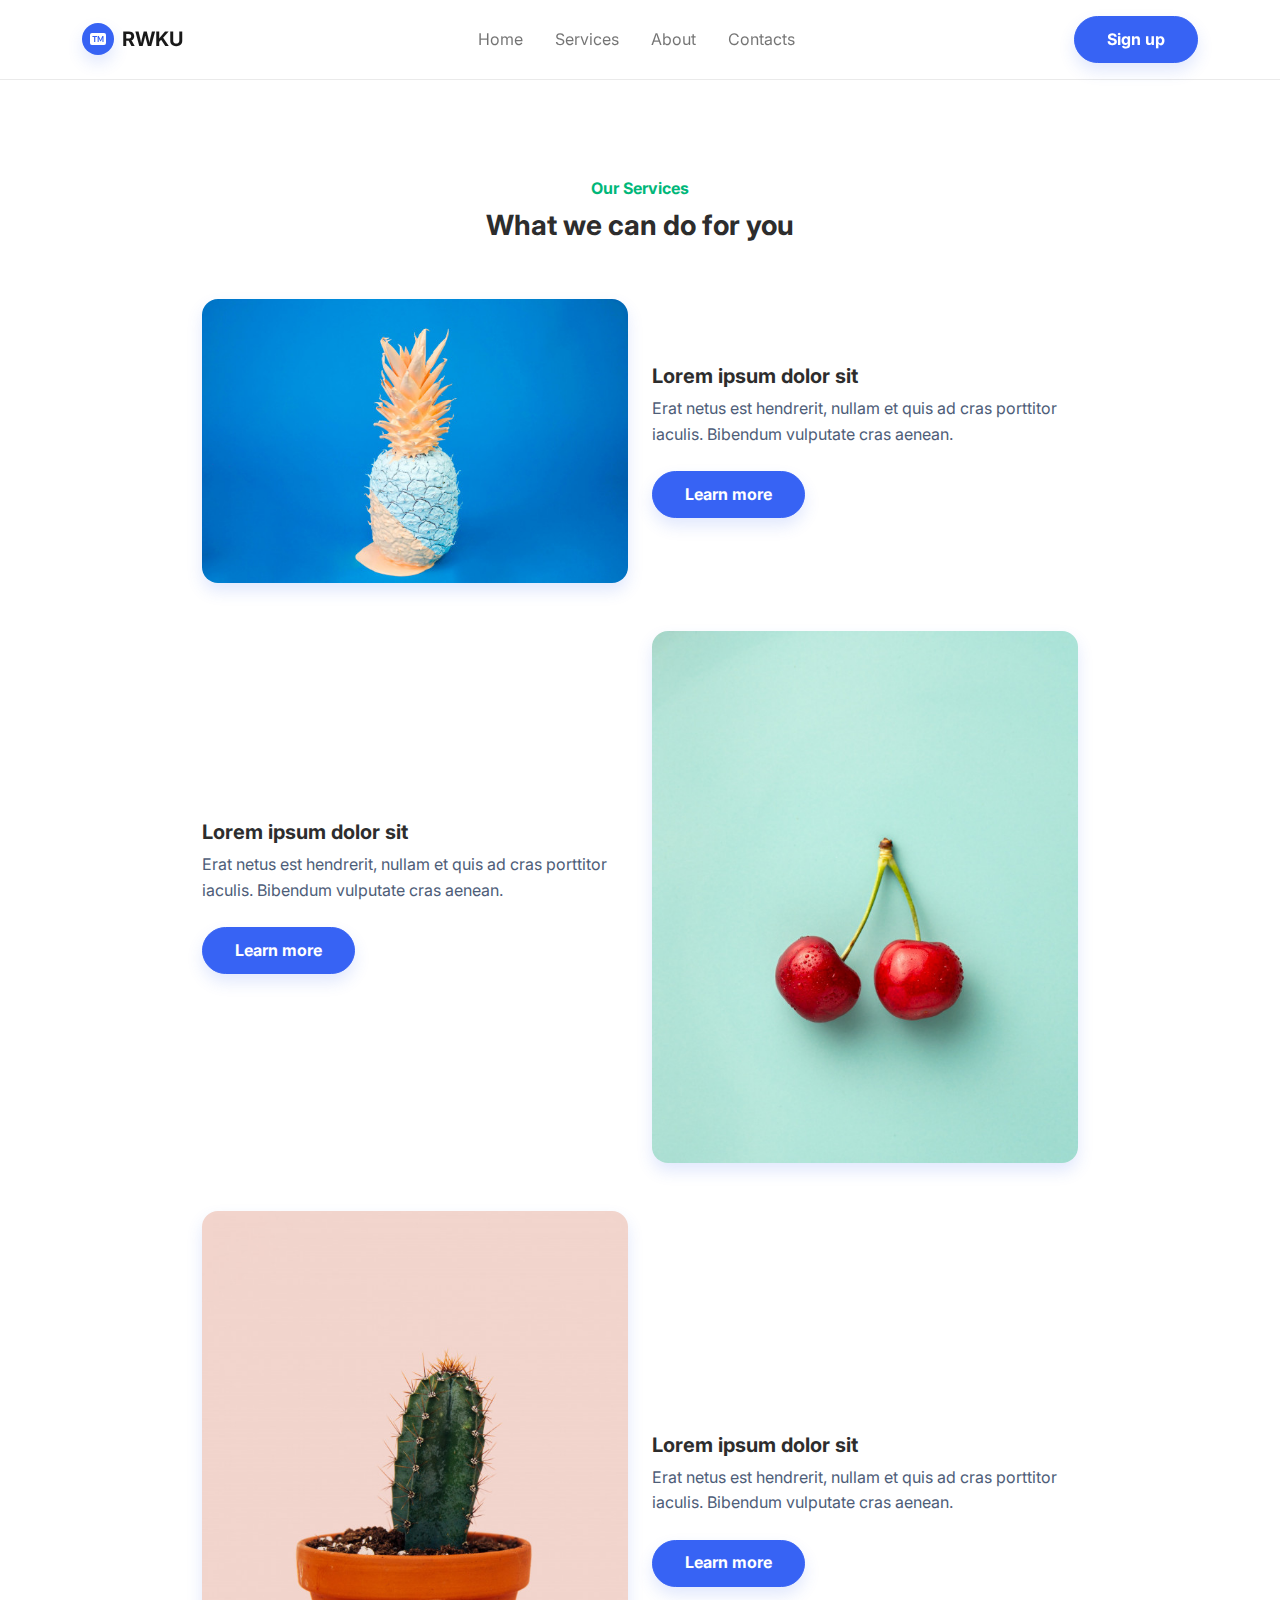
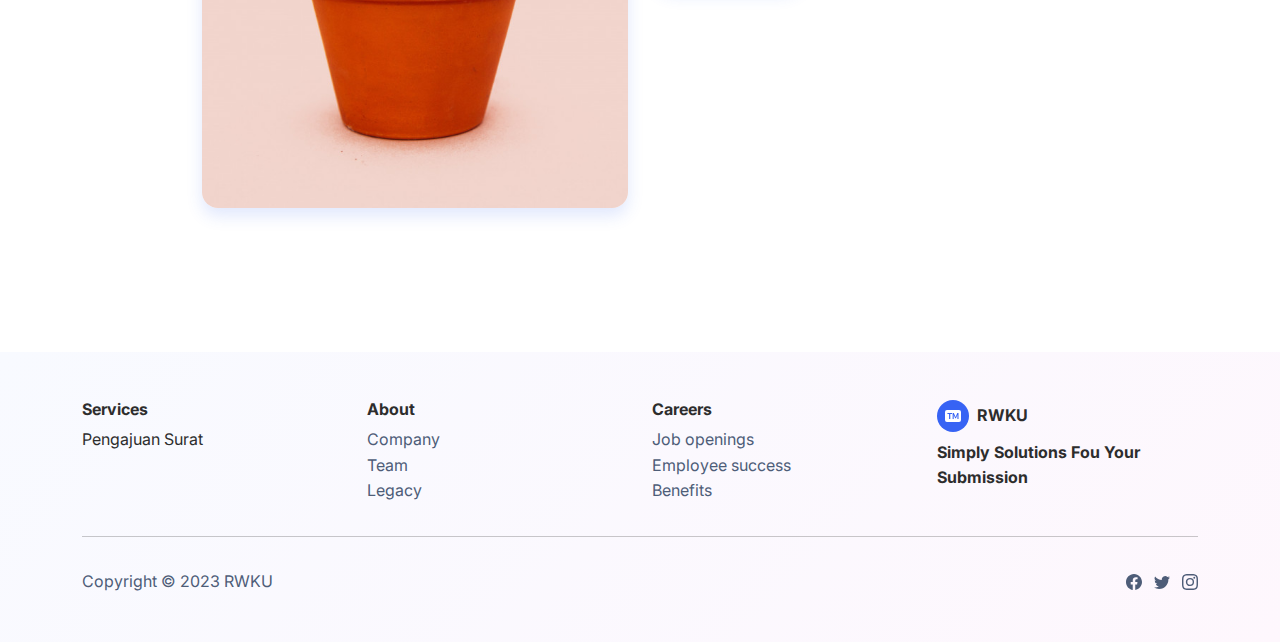
<file: services.html>
<!DOCTYPE html>
<html lang="en">

<head>
    <meta charset="utf-8">
    <meta name="viewport" content="width=device-width, initial-scale=1.0, shrink-to-fit=no">
    <title>Services - RWKU</title>
    <link rel="stylesheet" href="assets/bootstrap/css/bootstrap.min.css">
    <link rel="stylesheet" href="https://fonts.googleapis.com/css?family=Inter:300italic,400italic,600italic,700italic,800italic,400,300,600,700,800&amp;display=swap">
</head>

<body>
    <nav class="navbar navbar-light navbar-expand-md sticky-top navbar-shrink py-3" id="mainNav">
        <div class="container"><a class="navbar-brand d-flex align-items-center" href="/"><span class="bs-icon-sm bs-icon-circle bs-icon-primary shadow d-flex justify-content-center align-items-center me-2 bs-icon"><svg xmlns="http://www.w3.org/2000/svg" width="1em" height="1em" fill="currentColor" viewBox="0 0 16 16" class="bi bi-badge-tm-fill">
                        <path d="M2 2a2 2 0 0 0-2 2v8a2 2 0 0 0 2 2h12a2 2 0 0 0 2-2V4a2 2 0 0 0-2-2H2zm3.295 3.995V11H4.104V5.995h-1.7V5H7v.994H5.295zM8.692 7.01V11H7.633V5.001h1.209l1.71 3.894h.039l1.71-3.894H13.5V11h-1.072V7.01h-.057l-1.42 3.239h-.773L8.75 7.008h-.058z"></path>
                    </svg></span><span>RWKU</span></a><button data-bs-toggle="collapse" class="navbar-toggler" data-bs-target="#navcol-1"><span class="visually-hidden">Toggle navigation</span><span class="navbar-toggler-icon"></span></button>
            <div class="collapse navbar-collapse" id="navcol-1">
                <ul class="navbar-nav mx-auto">
                    <li class="nav-item"><a class="nav-link" href="index.html">Home</a></li>
                    <li class="nav-item"></li>
                    <li class="nav-item"><a class="nav-link" data-bss-hover-animate="pulse" href="services.html">Services</a></li>
                    <li class="nav-item"><a class="nav-link" href="pricing.html">About</a></li>
                    <li class="nav-item"><a class="nav-link" href="contacts.html">Contacts</a></li>
                </ul><a class="btn btn-primary shadow" role="button" href="signup.html">Sign up</a>
            </div>
        </div>
    </nav>
    <section class="py-5">
        <div class="container py-5">
            <div class="row mb-4 mb-lg-5">
                <div class="col-md-8 col-xl-6 text-center mx-auto">
                    <p class="fw-bold text-success mb-2">Our Services</p>
                    <h3 class="fw-bold">What we can do for you</h3>
                </div>
            </div>
            <div class="row row-cols-1 row-cols-md-2 mx-auto" style="max-width: 900px;">
                <div class="col mb-5"><img class="rounded img-fluid shadow" src="assets/img/products/1.jpg"></div>
                <div class="col d-md-flex align-items-md-end align-items-lg-center mb-5">
                    <div>
                        <h5 class="fw-bold">Lorem ipsum dolor sit&nbsp;</h5>
                        <p class="text-muted mb-4">Erat netus est hendrerit, nullam et quis ad cras porttitor iaculis. Bibendum vulputate cras aenean.</p><button class="btn btn-primary shadow" type="button">Learn more</button>
                    </div>
                </div>
            </div>
            <div class="row row-cols-1 row-cols-md-2 mx-auto" style="max-width: 900px;">
                <div class="col order-md-last mb-5"><img class="rounded img-fluid shadow" src="assets/img/products/2.jpg"></div>
                <div class="col d-md-flex align-items-md-end align-items-lg-center mb-5">
                    <div>
                        <h5 class="fw-bold">Lorem ipsum dolor sit&nbsp;</h5>
                        <p class="text-muted mb-4">Erat netus est hendrerit, nullam et quis ad cras porttitor iaculis. Bibendum vulputate cras aenean.</p><button class="btn btn-primary shadow" type="button">Learn more</button>
                    </div>
                </div>
            </div>
            <div class="row row-cols-1 row-cols-md-2 mx-auto" style="max-width: 900px;">
                <div class="col mb-5"><img class="rounded img-fluid shadow" src="assets/img/products/3.jpg"></div>
                <div class="col d-md-flex align-items-md-end align-items-lg-center mb-5">
                    <div>
                        <h5 class="fw-bold">Lorem ipsum dolor sit&nbsp;</h5>
                        <p class="text-muted mb-4">Erat netus est hendrerit, nullam et quis ad cras porttitor iaculis. Bibendum vulputate cras aenean.</p><button class="btn btn-primary shadow" type="button">Learn more</button>
                    </div>
                </div>
            </div>
        </div>
    </section>
    <footer class="bg-primary-gradient">
        <div class="container py-4 py-lg-5">
            <div class="row justify-content-center">
                <div class="col-sm-4 col-md-3 text-center text-lg-start d-flex flex-column">
                    <h3 class="fs-6 fw-bold">Services</h3>
                    <ul class="list-unstyled">
                        <li>Pengajuan Surat</li>
                    </ul>
                </div>
                <div class="col-sm-4 col-md-3 text-center text-lg-start d-flex flex-column">
                    <h3 class="fs-6 fw-bold">About</h3>
                    <ul class="list-unstyled">
                        <li><a href="#">Company</a></li>
                        <li><a href="#">Team</a></li>
                        <li><a href="#">Legacy</a></li>
                    </ul>
                </div>
                <div class="col-sm-4 col-md-3 text-center text-lg-start d-flex flex-column">
                    <h3 class="fs-6 fw-bold">Careers</h3>
                    <ul class="list-unstyled">
                        <li><a href="#">Job openings</a></li>
                        <li><a href="#">Employee success</a></li>
                        <li><a href="#">Benefits</a></li>
                    </ul>
                </div>
                <div class="col-lg-3 text-center text-lg-start d-flex flex-column align-items-center order-first align-items-lg-start order-lg-last">
                    <div class="fw-bold d-flex align-items-center mb-2"><span class="bs-icon-sm bs-icon-circle bs-icon-primary d-flex justify-content-center align-items-center bs-icon me-2"><svg xmlns="http://www.w3.org/2000/svg" width="1em" height="1em" fill="currentColor" viewBox="0 0 16 16" class="bi bi-badge-tm-fill">
                                <path d="M2 2a2 2 0 0 0-2 2v8a2 2 0 0 0 2 2h12a2 2 0 0 0 2-2V4a2 2 0 0 0-2-2H2zm3.295 3.995V11H4.104V5.995h-1.7V5H7v.994H5.295zM8.692 7.01V11H7.633V5.001h1.209l1.71 3.894h.039l1.71-3.894H13.5V11h-1.072V7.01h-.057l-1.42 3.239h-.773L8.75 7.008h-.058z"></path>
                            </svg></span><span>RWKU</span></div>
                    <p class="text-muted"><strong><span style="color: rgb(45, 45, 45);">Simply Solutions Fou Your Submission</span></strong></p>
                </div>
            </div>
            <hr>
            <div class="text-muted d-flex justify-content-between align-items-center pt-3">
                <p class="mb-0">Copyright © 2023 RWKU</p>
                <ul class="list-inline mb-0">
                    <li class="list-inline-item"><svg xmlns="http://www.w3.org/2000/svg" width="1em" height="1em" fill="currentColor" viewBox="0 0 16 16" class="bi bi-facebook">
                            <path d="M16 8.049c0-4.446-3.582-8.05-8-8.05C3.58 0-.002 3.603-.002 8.05c0 4.017 2.926 7.347 6.75 7.951v-5.625h-2.03V8.05H6.75V6.275c0-2.017 1.195-3.131 3.022-3.131.876 0 1.791.157 1.791.157v1.98h-1.009c-.993 0-1.303.621-1.303 1.258v1.51h2.218l-.354 2.326H9.25V16c3.824-.604 6.75-3.934 6.75-7.951z"></path>
                        </svg></li>
                    <li class="list-inline-item"><svg xmlns="http://www.w3.org/2000/svg" width="1em" height="1em" fill="currentColor" viewBox="0 0 16 16" class="bi bi-twitter">
                            <path d="M5.026 15c6.038 0 9.341-5.003 9.341-9.334 0-.14 0-.282-.006-.422A6.685 6.685 0 0 0 16 3.542a6.658 6.658 0 0 1-1.889.518 3.301 3.301 0 0 0 1.447-1.817 6.533 6.533 0 0 1-2.087.793A3.286 3.286 0 0 0 7.875 6.03a9.325 9.325 0 0 1-6.767-3.429 3.289 3.289 0 0 0 1.018 4.382A3.323 3.323 0 0 1 .64 6.575v.045a3.288 3.288 0 0 0 2.632 3.218 3.203 3.203 0 0 1-.865.115 3.23 3.23 0 0 1-.614-.057 3.283 3.283 0 0 0 3.067 2.277A6.588 6.588 0 0 1 .78 13.58a6.32 6.32 0 0 1-.78-.045A9.344 9.344 0 0 0 5.026 15z"></path>
                        </svg></li>
                    <li class="list-inline-item"><svg xmlns="http://www.w3.org/2000/svg" width="1em" height="1em" fill="currentColor" viewBox="0 0 16 16" class="bi bi-instagram">
                            <path d="M8 0C5.829 0 5.556.01 4.703.048 3.85.088 3.269.222 2.76.42a3.917 3.917 0 0 0-1.417.923A3.927 3.927 0 0 0 .42 2.76C.222 3.268.087 3.85.048 4.7.01 5.555 0 5.827 0 8.001c0 2.172.01 2.444.048 3.297.04.852.174 1.433.372 1.942.205.526.478.972.923 1.417.444.445.89.719 1.416.923.51.198 1.09.333 1.942.372C5.555 15.99 5.827 16 8 16s2.444-.01 3.298-.048c.851-.04 1.434-.174 1.943-.372a3.916 3.916 0 0 0 1.416-.923c.445-.445.718-.891.923-1.417.197-.509.332-1.09.372-1.942C15.99 10.445 16 10.173 16 8s-.01-2.445-.048-3.299c-.04-.851-.175-1.433-.372-1.941a3.926 3.926 0 0 0-.923-1.417A3.911 3.911 0 0 0 13.24.42c-.51-.198-1.092-.333-1.943-.372C10.443.01 10.172 0 7.998 0h.003zm-.717 1.442h.718c2.136 0 2.389.007 3.232.046.78.035 1.204.166 1.486.275.373.145.64.319.92.599.28.28.453.546.598.92.11.281.24.705.275 1.485.039.843.047 1.096.047 3.231s-.008 2.389-.047 3.232c-.035.78-.166 1.203-.275 1.485a2.47 2.47 0 0 1-.599.919c-.28.28-.546.453-.92.598-.28.11-.704.24-1.485.276-.843.038-1.096.047-3.232.047s-2.39-.009-3.233-.047c-.78-.036-1.203-.166-1.485-.276a2.478 2.478 0 0 1-.92-.598 2.48 2.48 0 0 1-.6-.92c-.109-.281-.24-.705-.275-1.485-.038-.843-.046-1.096-.046-3.233 0-2.136.008-2.388.046-3.231.036-.78.166-1.204.276-1.486.145-.373.319-.64.599-.92.28-.28.546-.453.92-.598.282-.11.705-.24 1.485-.276.738-.034 1.024-.044 2.515-.045v.002zm4.988 1.328a.96.96 0 1 0 0 1.92.96.96 0 0 0 0-1.92zm-4.27 1.122a4.109 4.109 0 1 0 0 8.217 4.109 4.109 0 0 0 0-8.217zm0 1.441a2.667 2.667 0 1 1 0 5.334 2.667 2.667 0 0 1 0-5.334z"></path>
                        </svg></li>
                </ul>
            </div>
        </div>
    </footer>
    <script src="assets/bootstrap/js/bootstrap.min.js"></script>
    <script src="assets/js/bold-and-bright.js"></script>
</body>

</html>
</file>
